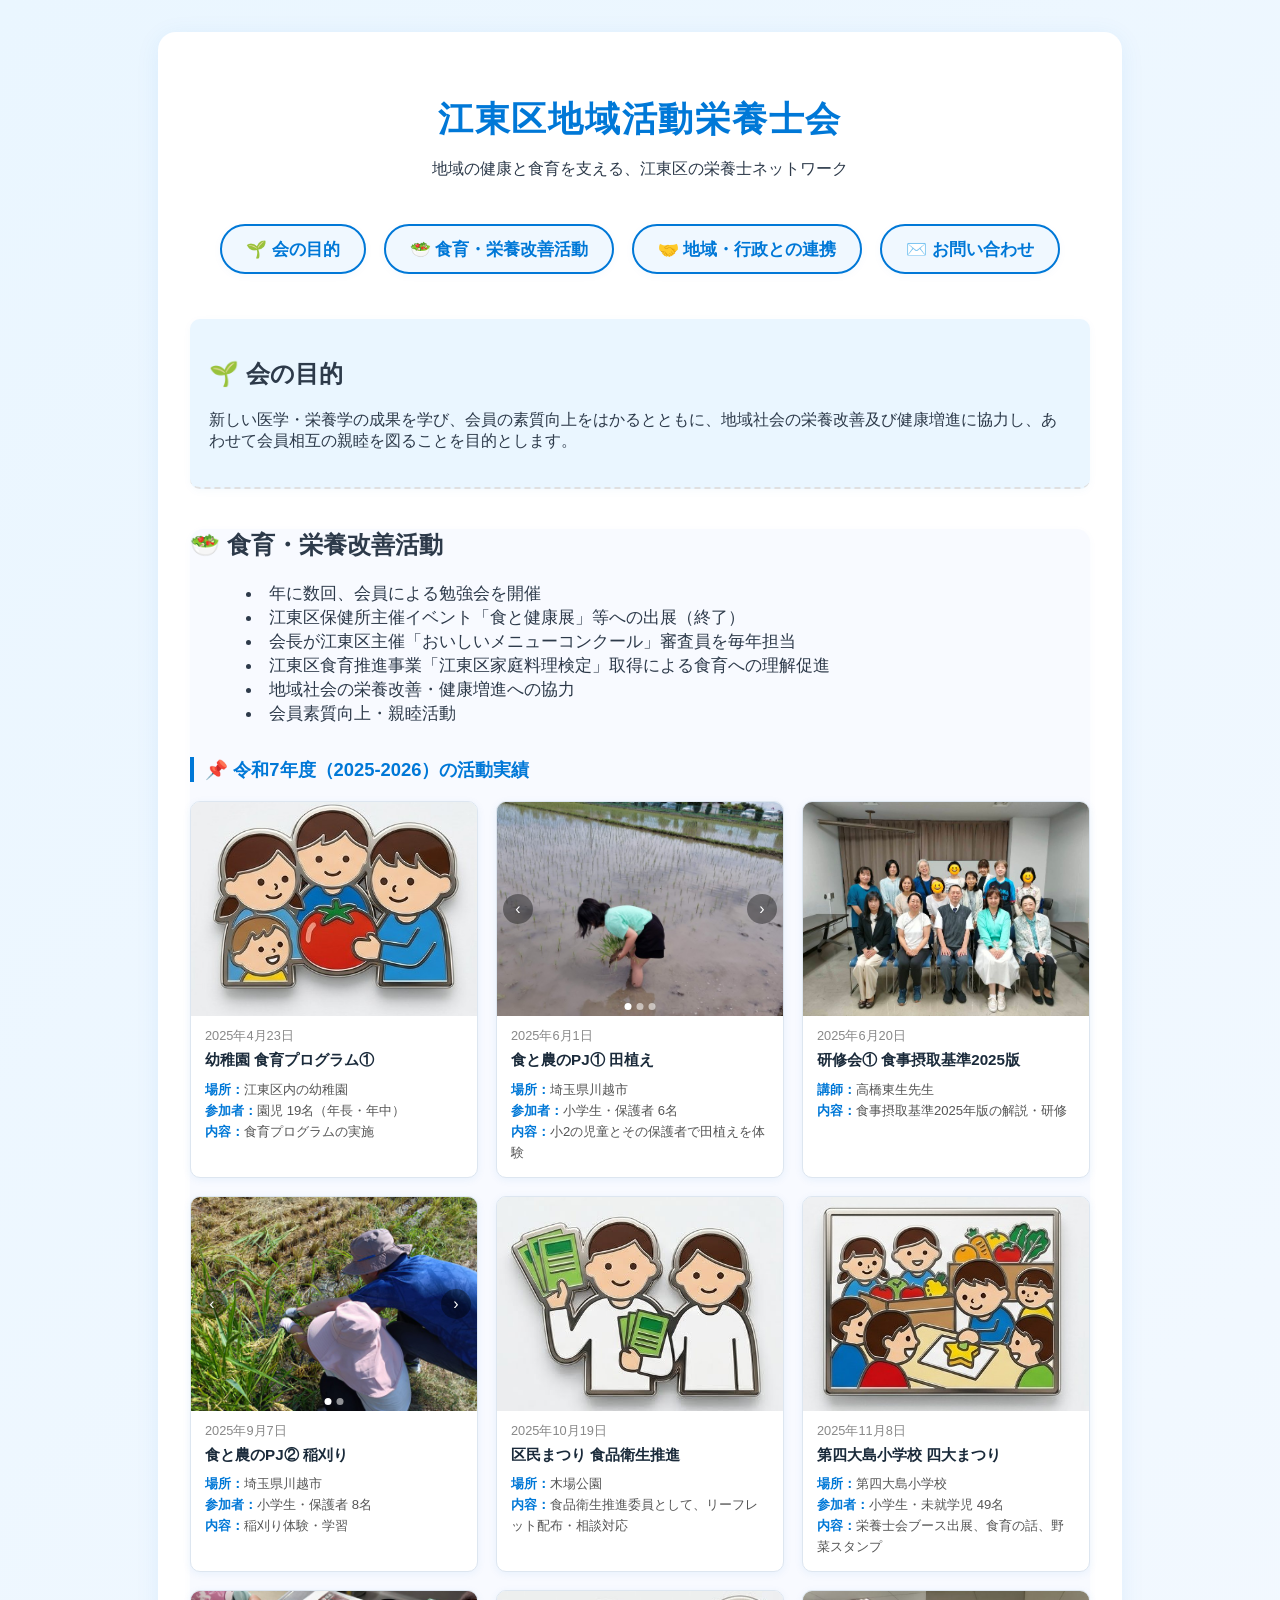
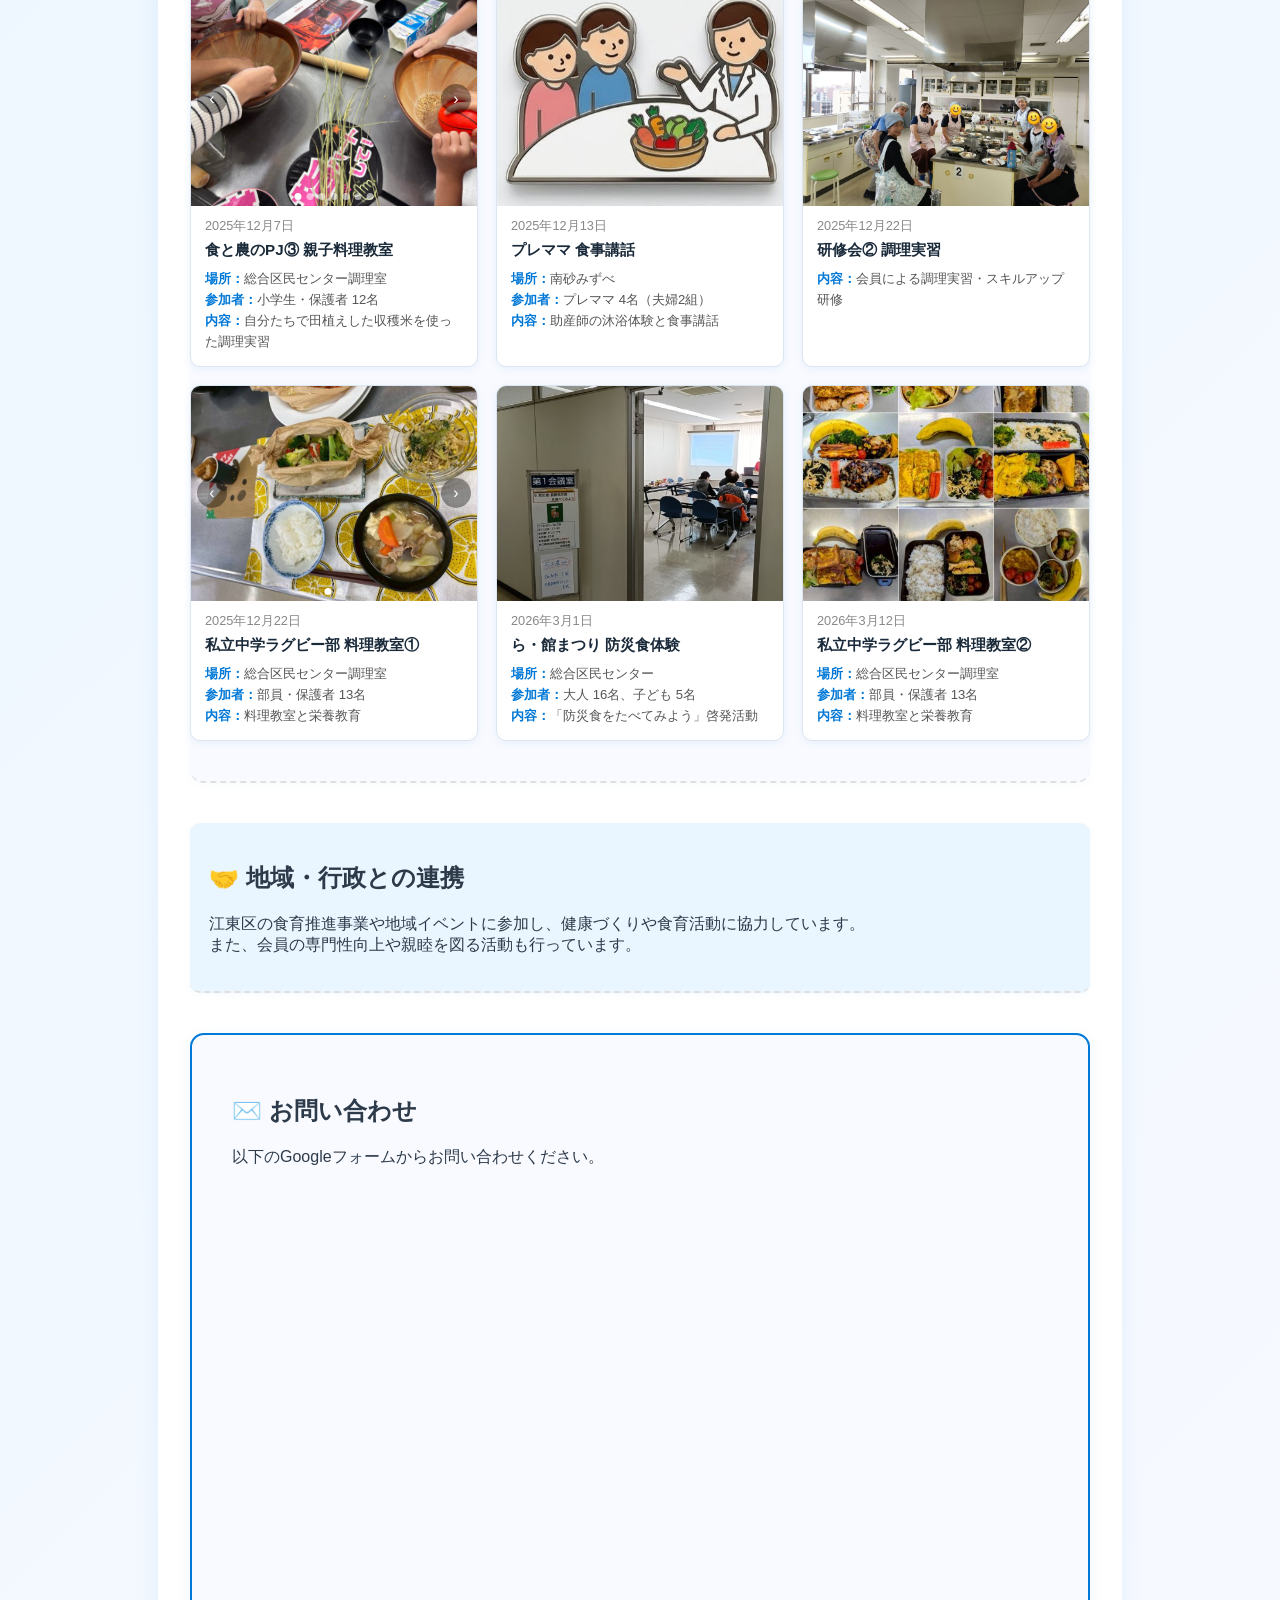
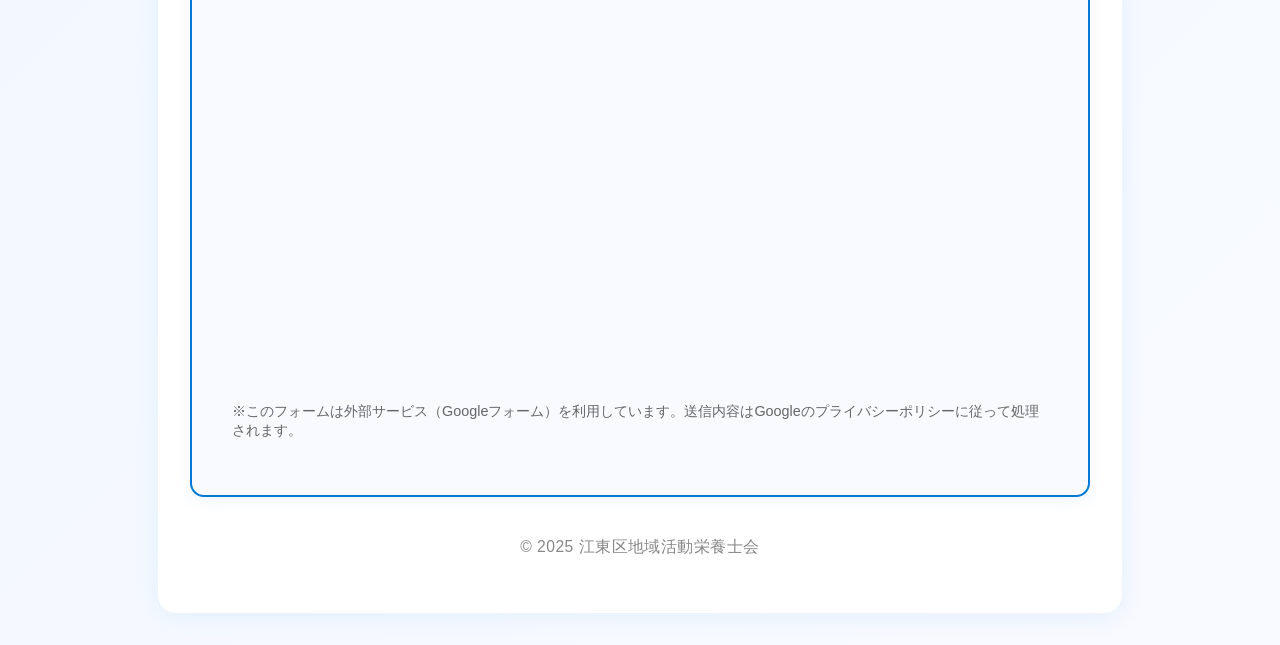
<file: index.html>
<!DOCTYPE html>
<html lang="ja">
  <head>
    <meta charset="UTF-8" />
    <meta name="viewport" content="width=device-width, initial-scale=1.0" />

    <!-- SEO: タイトル・ディスクリプション -->
    <title>江東区地域活動栄養士会 | 地域の食育・健康増進を支える栄養士ネットワーク</title>
    <meta name="description" content="江東区地域活動栄養士会は、江東区を拠点に食育・栄養改善・健康増進活動を行う栄養士の団体です。田植え体験・料理教室・防災食体験など地域密着の活動実績をご紹介します。" />
    <meta name="keywords" content="江東区,栄養士,食育,健康増進,地域活動,料理教室,田植え,防災食,栄養改善,江東区地域活動栄養士会" />
    <meta name="author" content="江東区地域活動栄養士会" />
    <meta name="robots" content="index, follow" />
    <link rel="canonical" href="https://sko-jp.github.io/koto-eiyo-hp.github.io/" />

    <!-- Favicon -->
    <link rel="icon" href="favicon.svg" type="image/svg+xml" />

    <!-- OGP (SNSシェア用) -->
    <meta property="og:type" content="website" />
    <meta property="og:site_name" content="江東区地域活動栄養士会" />
    <meta property="og:title" content="江東区地域活動栄養士会 | 地域の食育・健康増進を支える栄養士ネットワーク" />
    <meta property="og:description" content="江東区を拠点に食育・栄養改善・健康増進活動を行う栄養士の団体です。田植え体験・料理教室・防災食体験など地域密着の活動実績をご紹介します。" />
    <meta property="og:url" content="https://sko-jp.github.io/koto-eiyo-hp.github.io/" />
    <meta property="og:locale" content="ja_JP" />
    <meta property="og:image" content="https://sko-jp.github.io/koto-eiyo-hp.github.io/fy2025/%E9%A3%9F%E3%81%A8%E8%BE%B2PJ%E2%91%A0%E7%94%B0%E6%A4%8D%E3%81%88.jpg" />
    <meta property="og:image:width" content="638" />
    <meta property="og:image:height" content="480" />
    <meta property="og:image:alt" content="食と農のプロジェクト 田植え体験の様子" />

    <!-- Twitter Card -->
    <meta name="twitter:card" content="summary_large_image" />
    <meta name="twitter:title" content="江東区地域活動栄養士会 | 地域の食育・健康増進を支える栄養士ネットワーク" />
    <meta name="twitter:description" content="江東区を拠点に食育・栄養改善・健康増進活動を行う栄養士の団体です。田植え体験・料理教室・防災食体験など地域密着の活動実績をご紹介します。" />
    <meta name="twitter:image" content="https://sko-jp.github.io/koto-eiyo-hp.github.io/fy2025/%E9%A3%9F%E3%81%A8%E8%BE%B2PJ%E2%91%A0%E7%94%B0%E6%A4%8D%E3%81%88.jpg" />

    <!-- 構造化データ (JSON-LD) -->
    <script type="application/ld+json">
    {
      "@context": "https://schema.org",
      "@type": "Organization",
      "name": "江東区地域活動栄養士会",
      "description": "江東区を拠点に食育・栄養改善・健康増進活動を行う栄養士の団体",
      "url": "https://sko-jp.github.io/koto-eiyo-hp.github.io/",
      "logo": "https://sko-jp.github.io/koto-eiyo-hp.github.io/favicon.svg",
      "areaServed": {
        "@type": "AdministrativeArea",
        "name": "江東区"
      },
      "knowsAbout": ["食育", "栄養改善", "健康増進", "料理教室", "防災食", "田植え体験"]
    }
    </script>

    <link rel="stylesheet" href="style.css" />
    <style>
      /* ===== Googleフォーム埋め込み ===== */
      .form-embed {
        position: relative;
        width: 100%;
        max-width: 900px;
        margin: 0 auto;
      }
      .form-embed iframe {
        width: 100%;
        height: 800px;
        border: 0;
      }
      @media (max-width: 600px) {
        .form-embed iframe { height: 1000px; }
      }

      /* ===== 活動実績セクション ===== */
      .activity-report { margin-top: 2rem; }
      .activity-report h3 {
        font-size: 1.15rem;
        color: #0078d7;
        margin-bottom: 1.2rem;
        border-left: 4px solid #0078d7;
        padding-left: 0.7rem;
      }

      /* グリッド: PC=3列, タブレット=2列, スマホ=1列 */
      .activity-items {
        display: grid;
        grid-template-columns: repeat(3, 1fr);
        gap: 18px;
        margin-top: 16px;
        /* はみ出し防止 */
        min-width: 0;
      }
      @media (max-width: 768px) {
        .activity-items { grid-template-columns: repeat(2, 1fr); gap: 12px; }
      }
      @media (max-width: 480px) {
        .activity-items { grid-template-columns: 1fr; gap: 10px; }
      }

      /* カード共通 */
      .activity-card {
        border: 1px solid #dde6f0;
        border-radius: 10px;
        overflow: hidden;
        background: #fff;
        box-shadow: 0 2px 8px rgba(0,120,215,0.07);
        transition: transform 0.25s ease, box-shadow 0.25s ease;
        display: flex;
        flex-direction: column;
        /* グリッドセル内ではみ出し防止 */
        min-width: 0;
        word-break: break-word;
      }
      .activity-card:hover {
        transform: translateY(-4px);
        box-shadow: 0 6px 18px rgba(0,120,215,0.13);
      }

      /* ---- 写真ありカード ---- */
      /* スライダーラッパー */
      .slider-wrap {
        position: relative;
        width: 100%;
        aspect-ratio: 4 / 3;
        overflow: hidden;
        background: #e8f0f8;
      }
      .slider-wrap img {
        position: absolute;
        top: 0; left: 0;
        width: 100%; height: 100%;
        object-fit: cover;
        opacity: 0;
        transition: opacity 0.5s ease;
        pointer-events: none;
      }
      .slider-wrap img.active { opacity: 1; }

      /* 複数写真のナビボタン */
      .slider-btn {
        position: absolute;
        top: 50%;
        transform: translateY(-50%);
        background: rgba(0,0,0,0.38);
        color: #fff;
        border: none;
        border-radius: 50%;
        width: 30px; height: 30px;
        font-size: 1rem;
        line-height: 1;
        cursor: pointer;
        z-index: 2;
        display: flex;
        align-items: center;
        justify-content: center;
        padding: 0;
        transition: background 0.2s;
      }
      .slider-btn:hover { background: rgba(0,120,215,0.7); }
      .slider-btn.prev { left: 6px; }
      .slider-btn.next { right: 6px; }

      /* ドット */
      .slider-dots {
        position: absolute;
        bottom: 6px;
        left: 50%;
        transform: translateX(-50%);
        display: flex;
        gap: 5px;
        z-index: 2;
      }
      .slider-dot {
        width: 7px; height: 7px;
        border-radius: 50%;
        background: rgba(255,255,255,0.55);
        border: none;
        cursor: pointer;
        padding: 0;
        transition: background 0.2s;
      }
      .slider-dot.active { background: #fff; }

      /* ---- 写真なしカード ---- */
      .card-no-photo {
        display: flex;
        flex-direction: column;
        align-items: center;
        justify-content: center;
        aspect-ratio: 4 / 3;
        background: linear-gradient(135deg, #eaf3fb 0%, #ddeeff 100%);
        font-size: 4.5rem;
        line-height: 1;
        gap: 0.3rem;
      }
      /* スマホでもアイコンを大きく保つ */
      @media (max-width: 480px) {
        .card-no-photo { font-size: 5rem; }
      }

      /* カード本文 */
      .activity-card-content {
        padding: 12px 14px 14px;
        flex: 1;
        display: flex;
        flex-direction: column;
        gap: 4px;
      }
      .activity-date {
        font-size: 0.8rem;
        color: #888;
        font-weight: 500;
      }
      .activity-title {
        font-weight: 700;
        font-size: 0.95rem;
        color: #1a2a3a;
        line-height: 1.4;
      }
      .activity-details {
        font-size: 0.82rem;
        color: #555;
        line-height: 1.6;
        margin-top: 4px;
      }
      .activity-details strong { color: #0078d7; }
    </style>
  </head>
  <body>
    <div class="container">
      <header>
        <h1>江東区地域活動栄養士会</h1>
        <p>地域の健康と食育を支える、江東区の栄養士ネットワーク</p>
        <!-- 田植え画像は一時的に非表示 -->
      </header>
      <nav>
        <a href="#purpose" class="nav-btn">🌱 会の目的</a>
        <a href="#activities" class="nav-btn">🥗 食育・栄養改善活動</a>
        <a href="#recognition" class="nav-btn">🤝 地域・行政との連携</a>
        <a href="#contact" class="nav-btn">✉️ お問い合わせ</a>
      </nav>
      <section id="purpose" class="purpose">
        <h2>🌱 会の目的</h2>
        <p>新しい医学・栄養学の成果を学び、会員の素質向上をはかるとともに、地域社会の栄養改善及び健康増進に協力し、あわせて会員相互の親睦を図ることを目的とします。</p>
      </section>
      <section id="activities">
        <h2>🥗 食育・栄養改善活動</h2>
        <ul class="activity-list">
          <li>年に数回、会員による勉強会を開催</li>
          <li>江東区保健所主催イベント「食と健康展」等への出展（終了）</li>
          <li>会長が江東区主催「おいしいメニューコンクール」審査員を毎年担当</li>
          <li>江東区食育推進事業「江東区家庭料理検定」取得による食育への理解促進</li>
          <li>地域社会の栄養改善・健康増進への協力</li>
          <li>会員素質向上・親睦活動</li>
        </ul>

        <!-- 令和7年度活動実績セクション -->
        <div class="activity-report">
          <h3>&#x1F4CC; 令和7年度（2025-2026）の活動実績</h3>
          <div class="activity-items">

            <!-- 江東区内の幼稚園食育プログラム① -->
            <article class="activity-card">
              <div class="slider-wrap">
                <img src="fy2025/元加賀幼稚園_食育プログラム①.png" alt="元加賀幼稚園 食育プログラム①" class="active" loading="lazy">
              </div>
              <div class="activity-card-content">
                <div class="activity-date">2025年4月23日</div>
                <div class="activity-title">幼稚園 食育プログラム①</div>
                <div class="activity-details">
                  <strong>場所：</strong>江東区内の幼稚園<br>
                  <strong>参加者：</strong>園児 19名（年長・年中）<br>
                  <strong>内容：</strong>食育プログラムの実施
                </div>
              </div>
            </article>

            <!-- 食と農のプロジェクト①田植え (3枚) -->
            <article class="activity-card">
              <div class="slider-wrap" data-slider>
                <img src="fy2025/食と農PJ①田植え.jpg"     alt="食と農のプロジェクト①田植え" class="active" loading="lazy">
                <img src="fy2025/食と農PJ①田植え (2).jpg" alt="食と農のプロジェクト①田植え 2枚目" loading="lazy">
                <img src="fy2025/食と農PJ①田植え (3).jpg" alt="食と農のプロジェクト①田植え 3枚目" loading="lazy">
                <button class="slider-btn prev" aria-label="前の写真">&#8249;</button>
                <button class="slider-btn next" aria-label="次の写真">&#8250;</button>
                <div class="slider-dots">
                  <button class="slider-dot active" aria-label="1枚目"></button>
                  <button class="slider-dot" aria-label="2枚目"></button>
                  <button class="slider-dot" aria-label="3枚目"></button>
                </div>
              </div>
              <div class="activity-card-content">
                <div class="activity-date">2025年6月1日</div>
                <div class="activity-title">食と農のPJ① 田植え</div>
                <div class="activity-details">
                  <strong>場所：</strong>埼玉県川越市<br>
                  <strong>参加者：</strong>小学生・保護者 6名<br>
                  <strong>内容：</strong>小2の児童とその保護者で田植えを体験
                </div>
              </div>
            </article>

            <!-- 研修会①食事摂取基準2025版 (1枚) -->
            <article class="activity-card">
              <div class="slider-wrap">
                <img src="fy2025/研修会①食事摂取基準2025版(高橋東生先生).jpg" alt="研修会①食事摂取基準2025版" class="active" loading="lazy">
              </div>
              <div class="activity-card-content">
                <div class="activity-date">2025年6月20日</div>
                <div class="activity-title">研修会① 食事摂取基準2025版</div>
                <div class="activity-details">
                  <strong>講師：</strong>高橋東生先生<br>
                  <strong>内容：</strong>食事摂取基準2025年版の解説・研修
                </div>
              </div>
            </article>

            <!-- 食と農のプロジェクト②稲刈り (2枚) -->
            <article class="activity-card">
              <div class="slider-wrap" data-slider>
                <img src="fy2025/食と農PJ②稲刈り.jpg"     alt="食と農のプロジェクト②稲刈り" class="active" loading="lazy">
                <img src="fy2025/食と農PJ②稲刈り (2).jpg" alt="食と農のプロジェクト②稲刈り 2枚目" loading="lazy">
                <button class="slider-btn prev" aria-label="前の写真">&#8249;</button>
                <button class="slider-btn next" aria-label="次の写真">&#8250;</button>
                <div class="slider-dots">
                  <button class="slider-dot active" aria-label="1枚目"></button>
                  <button class="slider-dot" aria-label="2枚目"></button>
                </div>
              </div>
              <div class="activity-card-content">
                <div class="activity-date">2025年9月7日</div>
                <div class="activity-title">食と農のPJ② 稲刈り</div>
                <div class="activity-details">
                  <strong>場所：</strong>埼玉県川越市<br>
                  <strong>参加者：</strong>小学生・保護者 8名<br>
                  <strong>内容：</strong>稲刈り体験・学習
                </div>
              </div>
            </article>

            <!-- 区民まつり 食品衛生推進 -->
            <article class="activity-card">
              <div class="slider-wrap">
                <img src="fy2025/区民まつり_食品衛生推進.png" alt="区民まつり 食品衛生推進" class="active" loading="lazy">
              </div>
              <div class="activity-card-content">
                <div class="activity-date">2025年10月19日</div>
                <div class="activity-title">区民まつり 食品衛生推進</div>
                <div class="activity-details">
                  <strong>場所：</strong>木場公園<br>
                  <strong>内容：</strong>食品衛生推進委員として、リーフレット配布・相談対応
                </div>
              </div>
            </article>

            <!-- 第四大島小学校四大まつり -->
            <article class="activity-card">
              <div class="slider-wrap">
                <img src="fy2025/第四大島小学校_四大まつり.png" alt="第四大島小学校 四大まつり" class="active" loading="lazy">
              </div>
              <div class="activity-card-content">
                <div class="activity-date">2025年11月8日</div>
                <div class="activity-title">第四大島小学校 四大まつり</div>
                <div class="activity-details">
                  <strong>場所：</strong>第四大島小学校<br>
                  <strong>参加者：</strong>小学生・未就学児 49名<br>
                  <strong>内容：</strong>栄養士会ブース出展、食育の話、野菜スタンプ
                </div>
              </div>
            </article>

            <!-- 食と農のPJ③ 親子料理教室 (7枚) -->
            <article class="activity-card">
              <div class="slider-wrap" data-slider>
                <img src="fy2025/食と農PJ③親子料理教室.jpg"     alt="食と農のPJ③親子料理教室" class="active" loading="lazy">
                <img src="fy2025/食と農PJ③親子料理教室 (2).jpg" alt="食と農のPJ③親子料理教室 2枚目" loading="lazy">
                <img src="fy2025/食と農PJ③親子料理教室 (3).jpg" alt="食と農のPJ③親子料理教室 3枚目" loading="lazy">
                <img src="fy2025/食と農PJ③親子料理教室 (4).jpg" alt="食と農のPJ③親子料理教室 4枚目" loading="lazy">
                <img src="fy2025/食と農PJ③親子料理教室 (5).jpg" alt="食と農のPJ③親子料理教室 5枚目" loading="lazy">
                <img src="fy2025/食と農PJ③親子料理教室 (6).jpg" alt="食と農のPJ③親子料理教室 6枚目" loading="lazy">
                <img src="fy2025/食と農PJ③親子料理教室 (7).jpg" alt="食と農のPJ③親子料理教室 7枚目" loading="lazy">
                <button class="slider-btn prev" aria-label="前の写真">&#8249;</button>
                <button class="slider-btn next" aria-label="次の写真">&#8250;</button>
                <div class="slider-dots">
                  <button class="slider-dot active" aria-label="1枚目"></button>
                  <button class="slider-dot" aria-label="2枚目"></button>
                  <button class="slider-dot" aria-label="3枚目"></button>
                  <button class="slider-dot" aria-label="4枚目"></button>
                  <button class="slider-dot" aria-label="5枚目"></button>
                  <button class="slider-dot" aria-label="6枚目"></button>
                  <button class="slider-dot" aria-label="7枚目"></button>
                </div>
              </div>
              <div class="activity-card-content">
                <div class="activity-date">2025年12月7日</div>
                <div class="activity-title">食と農のPJ③ 親子料理教室</div>
                <div class="activity-details">
                  <strong>場所：</strong>総合区民センター調理室<br>
                  <strong>参加者：</strong>小学生・保護者 12名<br>
                  <strong>内容：</strong>自分たちで田植えした収穫米を使った調理実習
                </div>
              </div>
            </article>

            <!-- プレママ食事講話 -->
            <article class="activity-card">
              <div class="slider-wrap">
                <img src="fy2025/プレママ_食事講和.png" alt="プレママ 食事講話" class="active" loading="lazy">
              </div>
              <div class="activity-card-content">
                <div class="activity-date">2025年12月13日</div>
                <div class="activity-title">プレママ 食事講話</div>
                <div class="activity-details">
                  <strong>場所：</strong>南砂みずべ<br>
                  <strong>参加者：</strong>プレママ 4名（夫婦2組）<br>
                  <strong>内容：</strong>助産師の沐浴体験と食事講話
                </div>
              </div>
            </article>

            <!-- 研修会②調理実習 (1枚) -->
            <article class="activity-card">
              <div class="slider-wrap">
                <img src="fy2025/研修会②調理実習.jpg" alt="研修会②調理実習" class="active" loading="lazy">
              </div>
              <div class="activity-card-content">
                <div class="activity-date">2025年12月22日</div>
                <div class="activity-title">研修会② 調理実習</div>
                <div class="activity-details">
                  <strong>内容：</strong>会員による調理実習・スキルアップ研修
                </div>
              </div>
            </article>

            <!-- 私立中学ラグビー部 料理教室① -->
            <article class="activity-card">
             <div class="slider-wrap" data-slider>
                <img src="fy2025/私立中学ラグビー部料理教室①.jpg" alt="私立中学ラグビー部 料理教室①" class="active" loading="lazy">
                <img src="fy2025/私立中学ラグビー部料理教室①-2.jpg" alt="私立中学ラグビー部 料理教室① 2枚目" loading="lazy">
                <button class="slider-btn prev" aria-label="前の写真">&#8249;</button>
                <button class="slider-btn next" aria-label="次の写真">&#8250;</button>
                <div class="slider-dots">
                  <button class="slider-dot active" aria-label="1枚目"></button>
                  <button class="slider-dot" aria-label="2枚目"></button>
                </div>
              </div>
              <div class="activity-card-content">
                <div class="activity-date">2025年12月22日</div>
                <div class="activity-title">私立中学ラグビー部 料理教室①</div>
                <div class="activity-details">
                  <strong>場所：</strong>総合区民センター調理室<br>
                  <strong>参加者：</strong>部員・保護者 13名<br>
                  <strong>内容：</strong>料理教室と栄養教育
                </div>
              </div>
            </article>

            <!-- ら・館まつり 防災食体験 (1枚) -->
            <article class="activity-card">
              <div class="slider-wrap">
                <img src="fy2025/ら・館まつり防災食体験.jpg" alt="ら・館まつり防災食体験" class="active" loading="lazy">
              </div>
              <div class="activity-card-content">
                <div class="activity-date">2026年3月1日</div>
                <div class="activity-title">ら・館まつり 防災食体験</div>
                <div class="activity-details">
                  <strong>場所：</strong>総合区民センター<br>
                  <strong>参加者：</strong>大人 16名、子ども 5名<br>
                  <strong>内容：</strong>「防災食をたべてみよう」啓発活動
                </div>
              </div>
            </article>

            <!-- 私立中学ラグビー部 料理教室② -->
            <article class="activity-card">
              <div class="slider-wrap">
                <img src="fy2025/私立中学ラグビー部料理教室②.jpg" alt="私立中学ラグビー部 料理教室②" class="active" loading="lazy">
              </div>
              <div class="activity-card-content">
                <div class="activity-date">2026年3月12日</div>
                <div class="activity-title">私立中学ラグビー部 料理教室②</div>
                <div class="activity-details">
                  <strong>場所：</strong>総合区民センター調理室<br>
                  <strong>参加者：</strong>部員・保護者 13名<br>
                  <strong>内容：</strong>料理教室と栄養教育
                </div>
              </div>
            </article>

          </div><!-- /.activity-items -->
        </div><!-- /.activity-report -->
      </section>
      <section id="recognition" class="purpose">
        <h2>🤝 地域・行政との連携</h2>
        <p>
          江東区の食育推進事業や地域イベントに参加し、健康づくりや食育活動に協力しています。<br>
          また、会員の専門性向上や親睦を図る活動も行っています。
        </p>
      </section>
      <section id="contact">
        <h2>✉️ お問い合わせ</h2>
        <p>以下のGoogleフォームからお問い合わせください。</p>
        <div class="form-embed">
          <iframe src="https://docs.google.com/forms/d/e/1FAIpQLScYB_rXoVY-4w1LCNFaGI0986FPZkSUGfCt-x95t-EcuHwzLg/viewform?embedded=true" 
                  title="江東区地域活動栄養士会 お問い合わせフォーム"
                  loading="lazy"
                  aria-label="お問い合わせフォーム">
            読み込んでいます…
          </iframe>
        </div>
        <p style="font-size:0.9rem; color: #666;">
          ※このフォームは外部サービス（Googleフォーム）を利用しています。送信内容はGoogleのプライバシーポリシーに従って処理されます。
        </p>
      </section>
      <footer>
        <p>&copy; 2025 江東区地域活動栄養士会</p>
      </footer>
    </div>
    <script>
      // シンプルな画像スライダー
      document.querySelectorAll('[data-slider]').forEach(function(wrap) {
        var imgs  = Array.from(wrap.querySelectorAll('img'));
        var dots  = Array.from(wrap.querySelectorAll('.slider-dot'));
        var prev  = wrap.querySelector('.slider-btn.prev');
        var next  = wrap.querySelector('.slider-btn.next');
        var cur   = 0;

        function show(n) {
          imgs[cur].classList.remove('active');
          dots[cur].classList.remove('active');
          cur = (n + imgs.length) % imgs.length;
          imgs[cur].classList.add('active');
          dots[cur].classList.add('active');
        }

        if (prev) prev.addEventListener('click', function() { show(cur - 1); });
        if (next) next.addEventListener('click', function() { show(cur + 1); });
        dots.forEach(function(dot, i) {
          dot.addEventListener('click', function() { show(i); });
        });

        // タッチスワイプ対応
        var startX = 0;
        wrap.addEventListener('touchstart', function(e) { startX = e.touches[0].clientX; }, {passive: true});
        wrap.addEventListener('touchend', function(e) {
          var diff = startX - e.changedTouches[0].clientX;
          if (Math.abs(diff) > 40) show(diff > 0 ? cur + 1 : cur - 1);
        }, {passive: true});
      });
    </script>
  </body>
</html>
</file>
<file: style.css>
body {
  margin: 0;
  font-family: 'Noto Sans JP', 'Segoe UI', Arial, sans-serif;
  background: linear-gradient(135deg, #eaf6ff 0%, #f8faff 100%);
  color: #2d3a4a;
}
.container {
  max-width: 900px;
  margin: 2rem auto;
  background: #fff;
  padding: 2.5rem 2rem;
  box-shadow: 0 4px 24px rgba(0,120,215,0.08);
  border-radius: 18px;
}
header {
  text-align: center;
  margin-bottom: 2.5rem;
}
header h1 {
  color: #0078d7;
  margin-bottom: 0.5rem;
  font-size: 2.2rem;
  letter-spacing: 0.05em;
  font-weight: 700;
}
nav {
  text-align: center;
  margin-bottom: 2.5rem;
  display: flex;
  flex-wrap: wrap;
  justify-content: center;
  gap: 0.5rem;
}
.nav-btn {
  display: inline-block;
  margin: 0.3rem;
  padding: 0.7rem 1.5rem;
  border: 2px solid #0078d7;
  border-radius: 28px;
  background: #f0f8ff;
  color: #0078d7;
  font-weight: bold;
  text-decoration: none;
  font-size: 1.05rem;
  box-shadow: 0 2px 8px rgba(0,120,215,0.04);
  transition: background 0.2s, color 0.2s, box-shadow 0.2s;
  cursor: pointer;
  flex: 0 1 auto;
}
.nav-btn:hover, .nav-btn:focus {
  background: #0078d7;
  color: #fff;
  box-shadow: 0 4px 16px rgba(0,120,215,0.10);
  outline: none;
}
section {
  margin-bottom: 2.5rem;
  border-bottom: 2px dashed #e0e0e0;
  padding-bottom: 2.5rem;
  background: #f8faff;
  border-radius: 14px;
  box-shadow: 0 2px 8px rgba(0,120,215,0.03);
}
section:last-of-type {
  border-bottom: none;
}
.purpose {
  background: #eaf6ff;
  padding: 1.2rem;
  border-radius: 10px;
  box-shadow: 0 2px 8px rgba(0,120,215,0.04);
}
.activity-list {
  list-style: disc inside;
  font-size: 1.08rem;
  margin-left: 1rem;
}
.highlight {
  background: #fffbe6;
  padding: 0.7rem 1rem;
  border-radius: 6px;
  margin-bottom: 1rem;
  font-size: 1.05rem;
  box-shadow: 0 2px 8px rgba(255,200,0,0.04);
}
.bank-info {
  background: #f0fff0;
  padding: 1.2rem;
  border-radius: 10px;
  margin-bottom: 2rem;
  box-shadow: 0 2px 8px rgba(0,200,100,0.04);
}
#contact {
  background: #f8faff;
  border: 2px solid #0078d7;
  border-radius: 14px;
  box-shadow: 0 4px 16px rgba(0,120,215,0.07);
  padding: 2.5rem;
  margin-top: 2rem;
}
footer {
  text-align: center;
  color: #888;
  margin-top: 2.5rem;
  font-size: 0.98rem;
  letter-spacing: 0.03em;
}
form {
  display: flex;
  flex-direction: column;
  gap: 0.5rem;
}
input, textarea {
  margin-bottom: 1rem;
  padding: 0.7rem;
  border: 1.5px solid #b3d1f3;
  border-radius: 6px;
  font-size: 1.05rem;
  background: #fff;
  transition: border 0.2s;
}
input:focus, textarea:focus {
  border-color: #0078d7;
  outline: none;
}
button {
  background: linear-gradient(90deg, #0078d7 0%, #00bfff 100%);
  color: #fff;
  border: none;
  padding: 0.85rem 1.7rem;
  border-radius: 6px;
  font-size: 1.08rem;
  font-weight: bold;
  cursor: pointer;
  box-shadow: 0 2px 8px rgba(0,120,215,0.08);
  transition: background 0.2s;
}
button:hover {
  background: linear-gradient(90deg, #005fa3 0%, #0078d7 100%);
}
@media (max-width: 768px) {
  .container {
    padding: 1.5rem 1rem;
    margin: 1rem 0.5rem;
    border-radius: 14px;
  }
  header h1 {
    font-size: 1.8rem;
  }
  nav {
    gap: 0.3rem;
  }
  .nav-btn {
    margin: 0.2rem;
    padding: 0.6rem 1rem;
    font-size: 0.9rem;
    flex: 0 1 calc(50% - 0.5rem);
    box-sizing: border-box;
  }
  section {
    padding: 1.2rem 1rem 1.5rem;
  }
  #contact {
    padding: 1.5rem 1rem;
  }
}
@media (max-width: 600px) {
  .container {
    padding: 1rem 0.75rem;
    margin: 0.5rem;
    border-radius: 12px;
  }
  header h1 {
    font-size: 1.4rem;
  }
  header p {
    font-size: 0.9rem;
  }
  nav {
    flex-direction: column;
    gap: 0.4rem;
  }
  .nav-btn {
    width: 100%;
    margin: 0;
    padding: 0.65rem 1rem;
    font-size: 0.9rem;
    flex: 1 1 auto;
    box-sizing: border-box;
  }
  section {
    padding: 1rem 0.75rem 1.2rem;
    margin-bottom: 1.2rem;
    border-radius: 10px;
  }
  section h2 {
    font-size: 1.2rem;
  }
  section h3 {
    font-size: 1rem;
  }
  #contact {
    padding: 1rem 0.75rem;
  }
  .activity-card-content {
    padding: 10px 12px 12px;
  }
  .activity-date {
    font-size: 0.8rem;
  }
  .activity-title {
    font-size: 0.92rem;
  }
  .activity-details {
    font-size: 0.8rem;
  }
}

/* スライダーボタンはglobalのbuttonスタイルを上書き */
.slider-btn {
  background: rgba(0,0,0,0.38) !important;
  padding: 0 !important;
  border-radius: 50% !important;
  font-size: 1rem !important;
  font-weight: normal !important;
  box-shadow: none !important;
  width: 30px;
  height: 30px;
}
.slider-btn:hover {
  background: rgba(0,120,215,0.7) !important;
}
.slider-dot {
  background: rgba(255,255,255,0.55) !important;
  padding: 0 !important;
  border-radius: 50% !important;
  font-size: 0 !important;
  box-shadow: none !important;
  width: 7px !important;
  height: 7px !important;
  min-width: unset !important;
}
.slider-dot.active {
  background: #fff !important;
}
</file>
